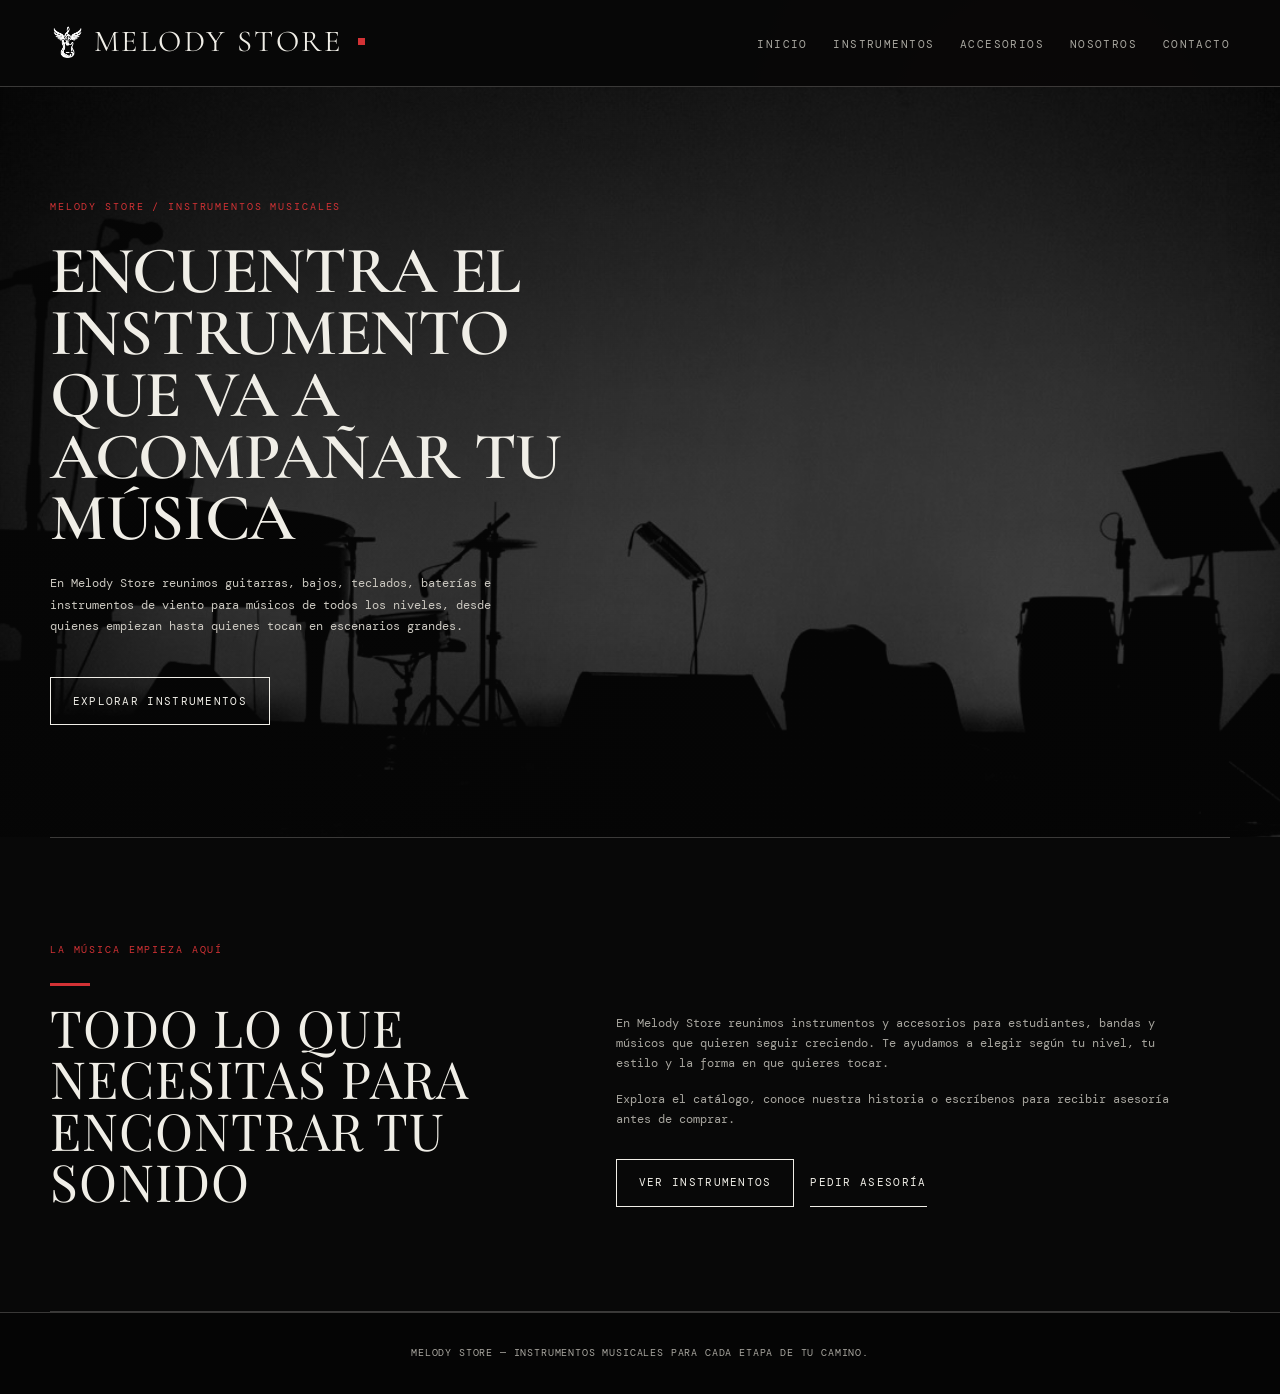
<file: index.html>
<!DOCTYPE html>
<html lang="es">
<head>
  <meta charset="UTF-8">
  <meta name="viewport" content="width=device-width, initial-scale=1.0">
  <title>Melody Store - Instrumentos musicales</title>
  <link rel="stylesheet" href="styles.css">
</head>
<body>

  <header>
    <div class="logo">
      <a href="index.html">
        <img src="img/logo.png.png" alt="Logo Melody Store">
        <span>Melody Store</span>
      </a>
    </div>
    <button class="menu-toggle" type="button" aria-expanded="false" aria-controls="menu-principal" aria-label="Abrir menú">
      <span></span>
      <span></span>
      <span></span>
    </button>
    <nav id="menu-principal">
      <ul>
        <li><a href="index.html">Inicio</a></li>
        <li><a href="instrumentos.html">Instrumentos</a></li>
        <li><a href="accesorios.html">Accesorios</a></li>
        <li><a href="nosotros.html">Nosotros</a></li>
        <li><a href="contacto.html">Contacto</a></li>
      </ul>
    </nav>
  </header>

  <main>

    <section id="inicio" class="hero">
      <span class="hero-kicker">Melody Store / Instrumentos musicales</span>
      <h1>Encuentra el instrumento que va a acompañar tu música</h1>
      <p>En Melody Store reunimos guitarras, bajos, teclados, baterías e instrumentos de viento para músicos de todos los niveles, desde quienes empiezan hasta quienes tocan en escenarios grandes.</p>
      <a href="instrumentos.html" class="btn-explorar">Explorar instrumentos</a>
    </section>

    <section class="inicio-info">
      <div>
        <span class="hero-kicker">La música empieza aquí</span>
        <h2>Todo lo que necesitas para encontrar tu sonido</h2>
      </div>
      <div class="inicio-info-texto">
        <p>En Melody Store reunimos instrumentos y accesorios para estudiantes, bandas y músicos que quieren seguir creciendo. Te ayudamos a elegir según tu nivel, tu estilo y la forma en que quieres tocar.</p>
        <p>Explora el catálogo, conoce nuestra historia o escríbenos para recibir asesoría antes de comprar.</p>
        <div class="inicio-enlaces">
          <a href="instrumentos.html" class="btn-explorar">Ver instrumentos</a>
          <a href="contacto.html" class="btn-secundario">Pedir asesoría</a>
        </div>
      </div>
    </section>

  </main>

  <footer>
    <p>Melody Store &mdash; Instrumentos musicales para cada etapa de tu camino.</p>
  </footer>

  <script src="script.js?v=2"></script>
</body>
</html>
</file>
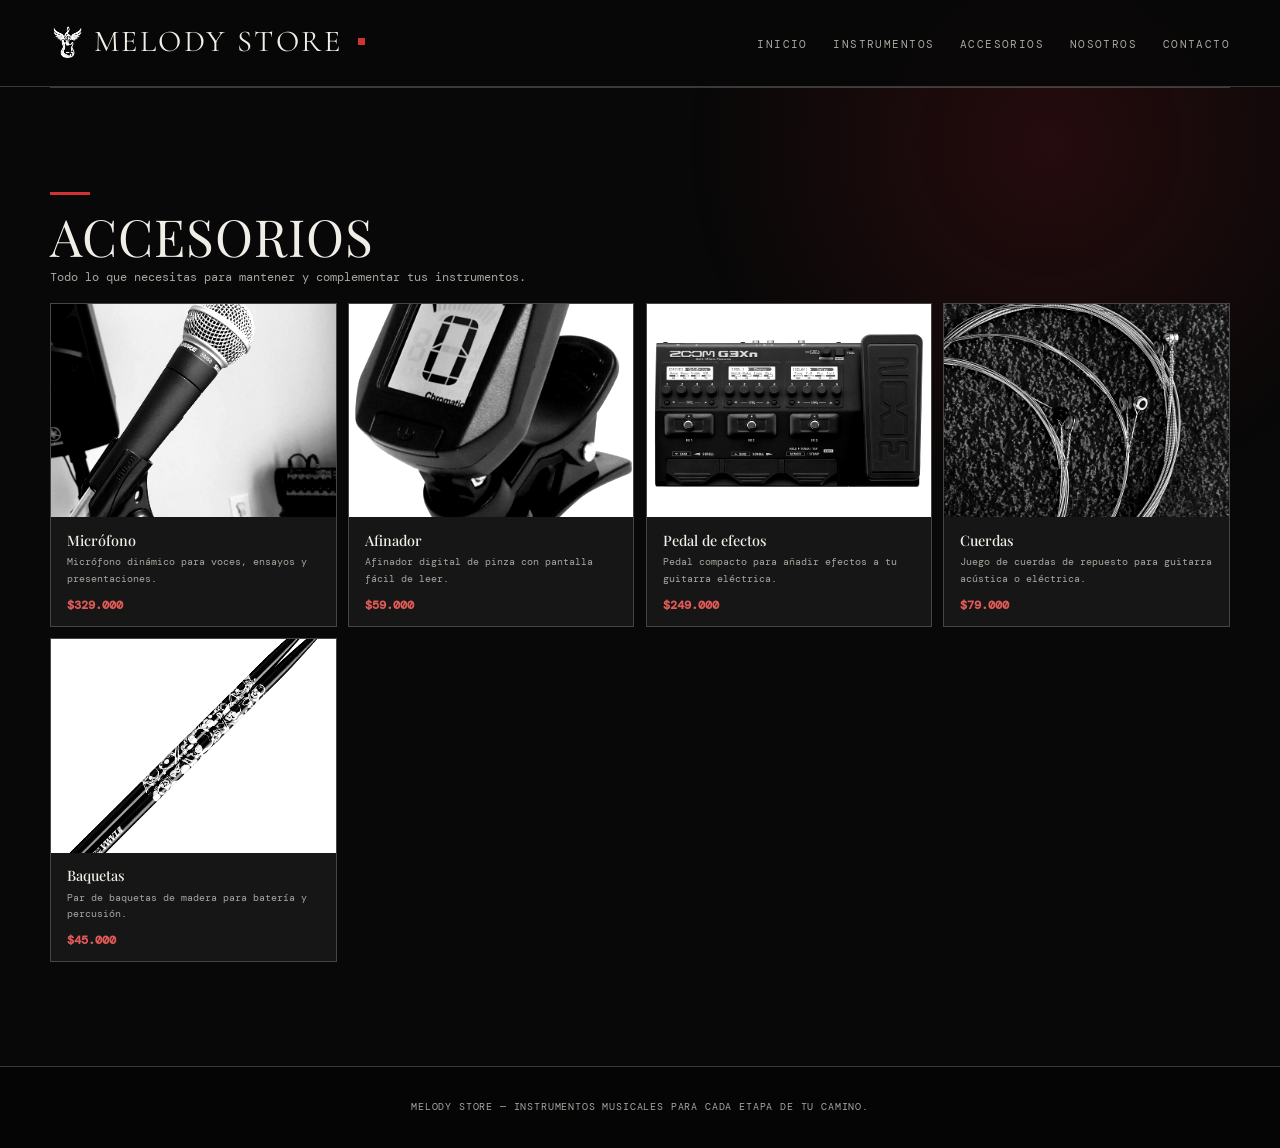
<file: accesorios.html>
<!DOCTYPE html>
<html lang="es">
<head>
  <meta charset="UTF-8">
  <meta name="viewport" content="width=device-width, initial-scale=1.0">
  <title>Accesorios - Melody Store</title>
  <link rel="stylesheet" href="styles.css">
</head>
<body>
  <header>
    <div class="logo">
      <a href="index.html">
        <img src="img/logo.png.png" alt="Logo Melody Store">
        <span>Melody Store</span>
      </a>
    </div>
    <button class="menu-toggle" type="button" aria-expanded="false" aria-controls="menu-principal" aria-label="Abrir menú">
      <span></span>
      <span></span>
      <span></span>
    </button>
    <nav id="menu-principal">
      <ul>
        <li><a href="index.html">Inicio</a></li>
        <li><a href="instrumentos.html">Instrumentos</a></li>
        <li><a href="accesorios.html">Accesorios</a></li>
        <li><a href="nosotros.html">Nosotros</a></li>
        <li><a href="contacto.html">Contacto</a></li>
      </ul>
    </nav>
  </header>

  <main>
    <section id="accesorios">
      <h2>Accesorios</h2>
      <p>Todo lo que necesitas para mantener y complementar tus instrumentos.</p>
      <div class="lista-accesorios" data-categoria="accesorios"></div>
    </section>
  </main>

  <footer>
    <p>Melody Store &mdash; Instrumentos musicales para cada etapa de tu camino.</p>
  </footer>

  <script src="script.js?v=2"></script>
</body>
</html>
</file>
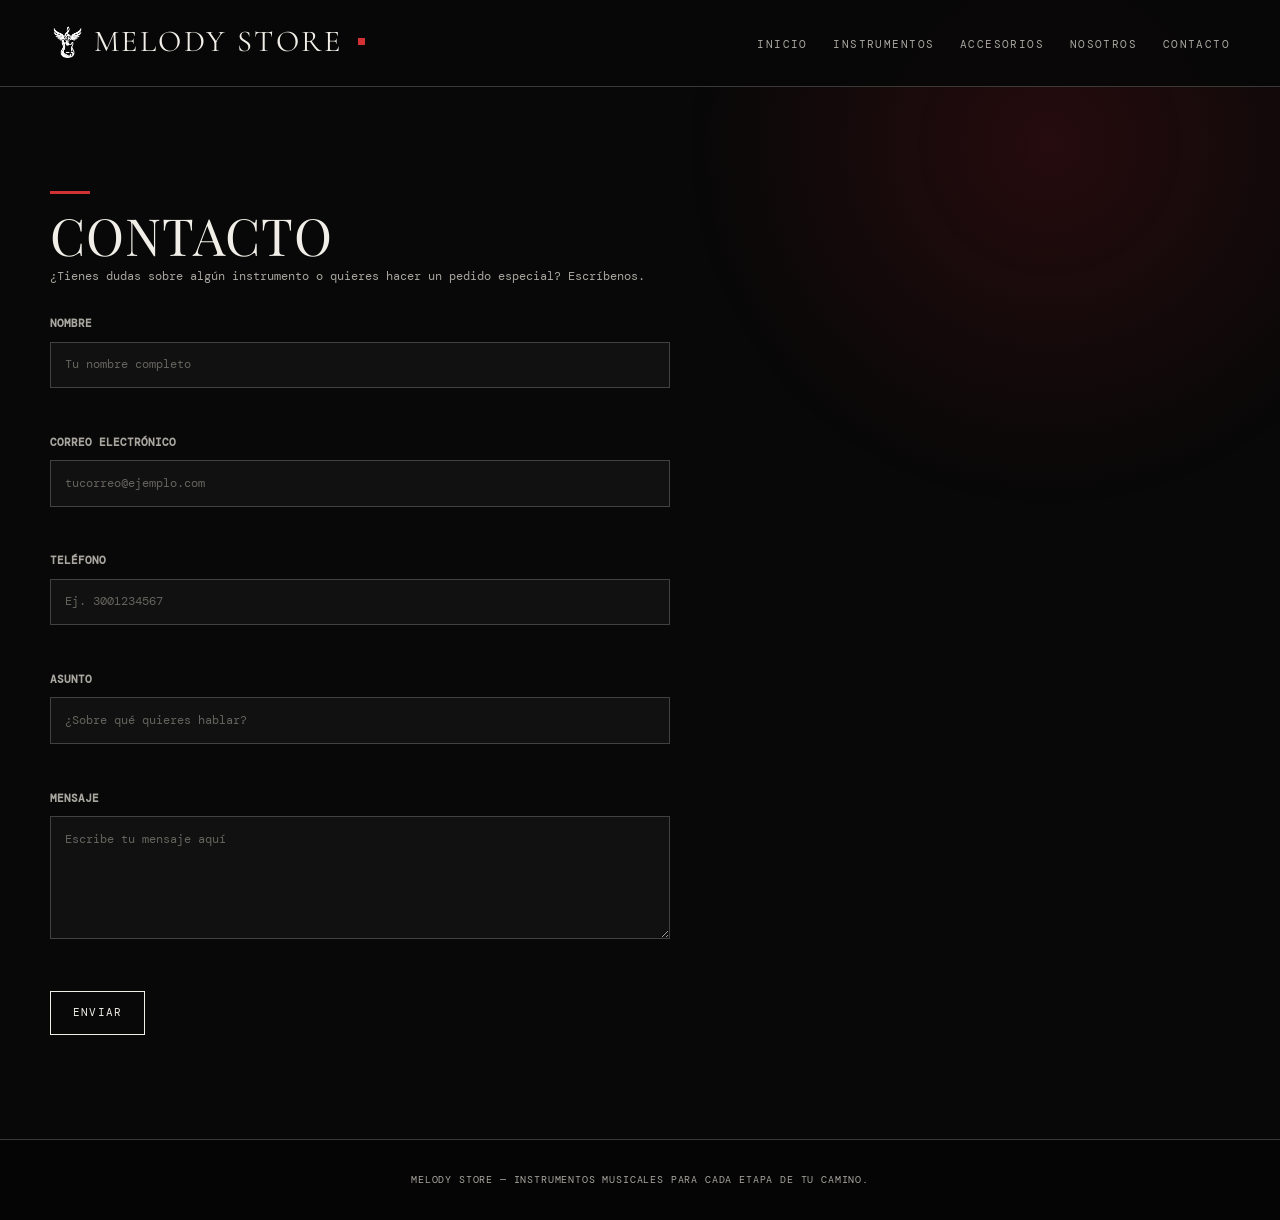
<file: contacto.html>
<!DOCTYPE html>
<html lang="es">
<head>
  <meta charset="UTF-8">
  <meta name="viewport" content="width=device-width, initial-scale=1.0">
  <title>Contacto - Melody Store</title>
  <link rel="stylesheet" href="styles.css">
</head>
<body>
  <header>
    <div class="logo">
      <a href="index.html">
        <img src="img/logo.png.png" alt="Logo Melody Store">
        <span>Melody Store</span>
      </a>
    </div>
    <button class="menu-toggle" type="button" aria-expanded="false" aria-controls="menu-principal" aria-label="Abrir menú">
      <span></span><span></span><span></span>
    </button>
    <nav id="menu-principal">
      <ul>
        <li><a href="index.html">Inicio</a></li>
        <li><a href="instrumentos.html">Instrumentos</a></li>
        <li><a href="accesorios.html">Accesorios</a></li>
        <li><a href="nosotros.html">Nosotros</a></li>
        <li><a href="contacto.html">Contacto</a></li>
      </ul>
    </nav>
  </header>

  <main>
    <section id="contacto">
      <h2>Contacto</h2>
      <p>¿Tienes dudas sobre algún instrumento o quieres hacer un pedido especial? Escríbenos.</p>

      <form action="#" method="post" novalidate>
        <label for="nombre">Nombre</label>
        <input type="text" id="nombre" name="nombre" placeholder="Tu nombre completo">

        <label for="correo">Correo electrónico</label>
        <input type="email" id="correo" name="correo" placeholder="tucorreo@ejemplo.com">

        <label for="telefono">Teléfono</label>
        <input type="tel" id="telefono" name="telefono" placeholder="Ej. 3001234567">

        <label for="asunto">Asunto</label>
        <input type="text" id="asunto" name="asunto" placeholder="¿Sobre qué quieres hablar?">

        <label for="mensaje">Mensaje</label>
        <textarea id="mensaje" name="mensaje" rows="5" placeholder="Escribe tu mensaje aquí"></textarea>

        <button type="submit">Enviar</button>
      </form>
    </section>
  </main>

  <footer>
    <p>Melody Store &mdash; Instrumentos musicales para cada etapa de tu camino.</p>
  </footer>

  <script src="script.js?v=3"></script>
</body>
</html>
</file>
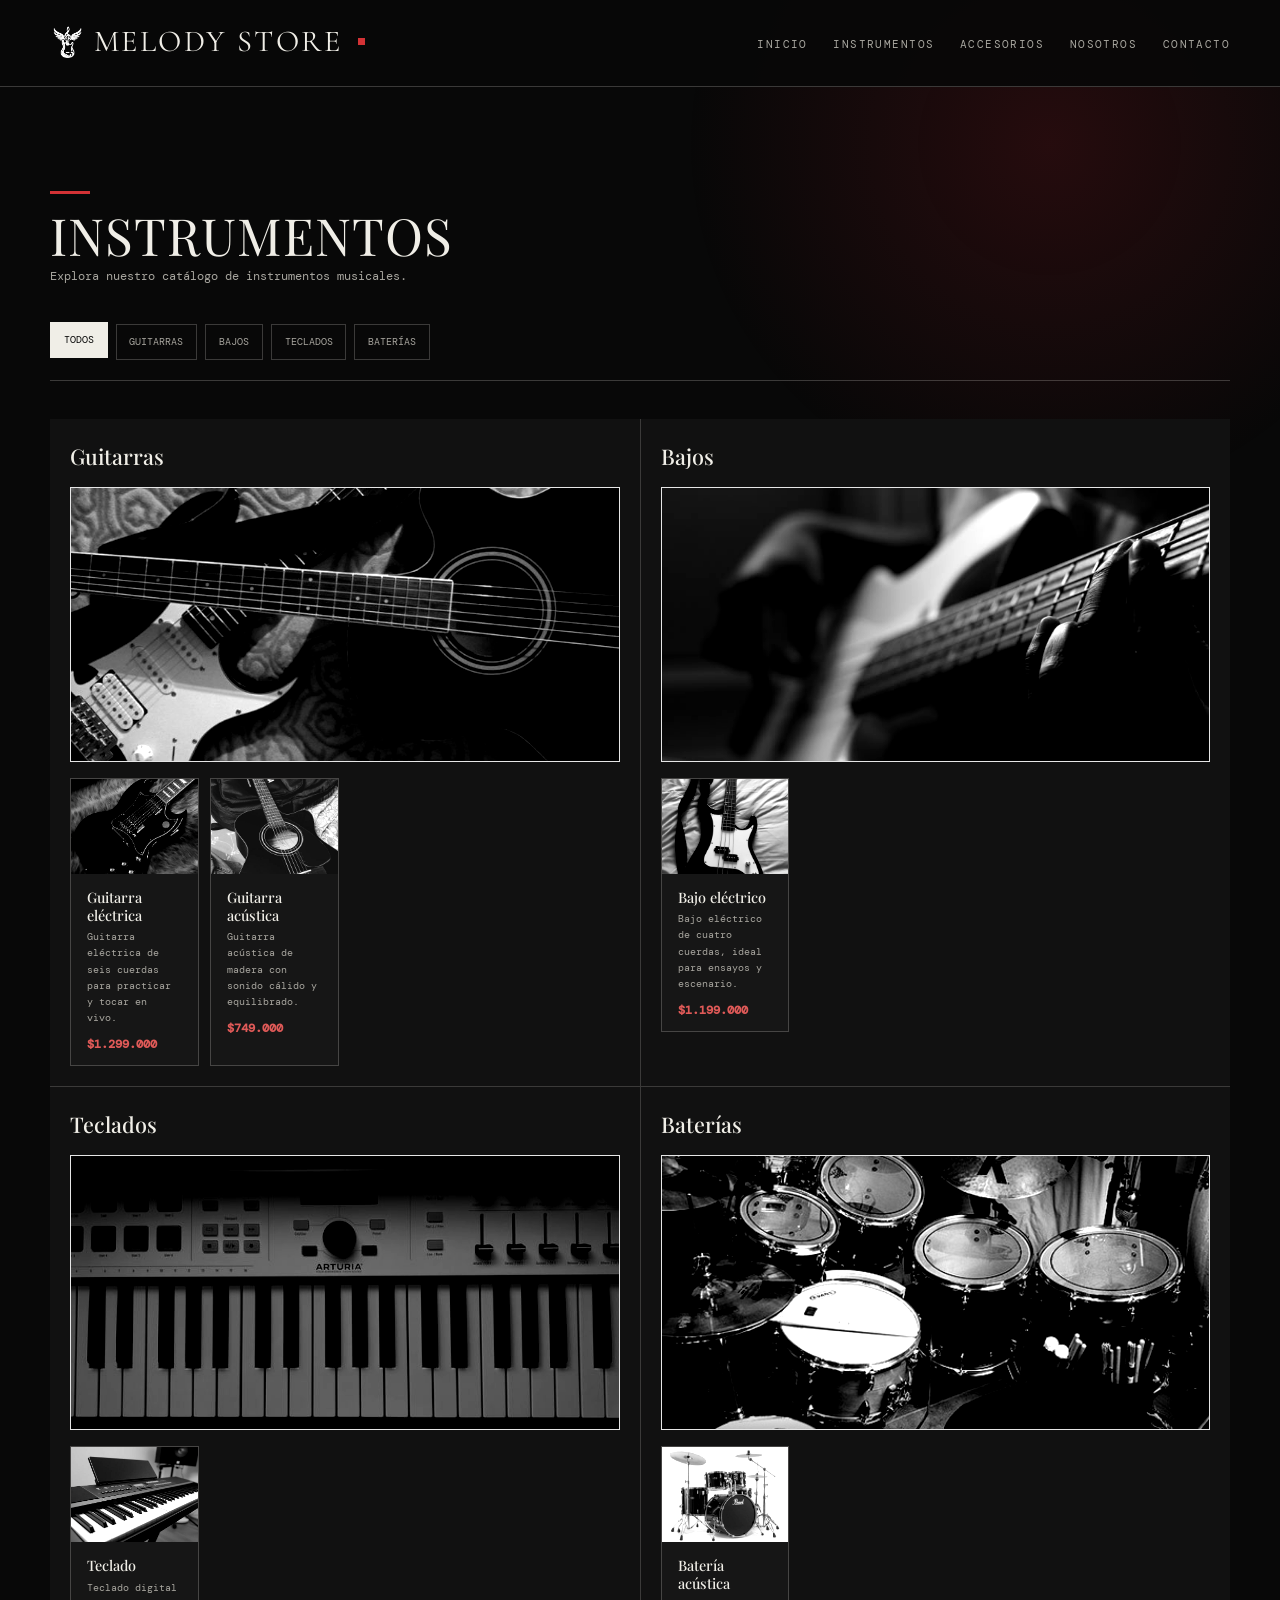
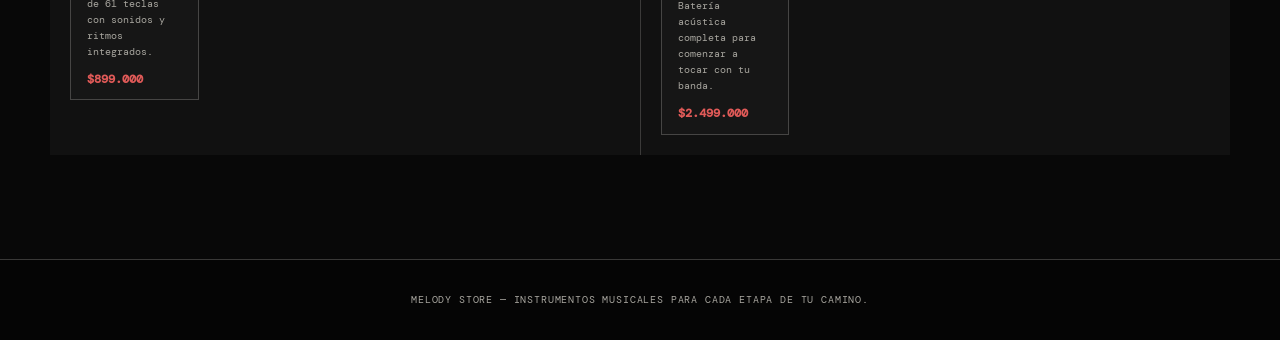
<file: instrumentos.html>
<!DOCTYPE html>
<html lang="es">
<head>
  <meta charset="UTF-8">
  <meta name="viewport" content="width=device-width, initial-scale=1.0">
  <title>Instrumentos - Melody Store</title>
  <link rel="stylesheet" href="styles.css">
</head>
<body>
  <header>
    <div class="logo">
      <a href="index.html">
        <img src="img/logo.png.png" alt="Logo Melody Store">
        <span>Melody Store</span>
      </a>
    </div>
    <button class="menu-toggle" type="button" aria-expanded="false" aria-controls="menu-principal" aria-label="Abrir menú">
      <span></span>
      <span></span>
      <span></span>
    </button>
    <nav id="menu-principal">
      <ul>
        <li><a href="index.html">Inicio</a></li>
        <li><a href="instrumentos.html">Instrumentos</a></li>
        <li><a href="accesorios.html">Accesorios</a></li>
        <li><a href="nosotros.html">Nosotros</a></li>
        <li><a href="contacto.html">Contacto</a></li>
      </ul>
    </nav>
  </header>

  <main>
    <section id="instrumentos">
      <h2>Instrumentos</h2>
      <p>Explora nuestro catálogo de instrumentos musicales.</p>

      <div class="filtros" aria-label="Filtros de productos">
        <button type="button" class="filtro activo" data-filtro="todos">Todos</button>
        <button type="button" class="filtro" data-filtro="guitarras">Guitarras</button>
        <button type="button" class="filtro" data-filtro="bajos">Bajos</button>
        <button type="button" class="filtro" data-filtro="teclados">Teclados</button>
        <button type="button" class="filtro" data-filtro="baterias">Baterías</button>
      </div>

      <div class="categorias">
        <article class="categoria" id="guitarras">
          <h3>Guitarras</h3>
          <img src="img/guitarras.png" alt="Guitarra acústica">
          <div class="lista-productos" data-categoria="guitarras"></div>
        </article>
        <article class="categoria" id="bajos">
          <h3>Bajos</h3>
          <img src="img/bajos.png" alt="Bajo eléctrico">
          <div class="lista-productos" data-categoria="bajos"></div>
        </article>
        <article class="categoria" id="teclados">
          <h3>Teclados</h3>
          <img src="img/teclado_electronico.png" alt="Teclado electrónico">
          <div class="lista-productos" data-categoria="teclados"></div>
        </article>
        <article class="categoria" id="baterias">
          <h3>Baterías</h3>
          <img src="img/baterias.png" alt="Batería acústica">
          <div class="lista-productos" data-categoria="baterias"></div>
        </article>
      </div>
    </section>
  </main>

  <footer>
    <p>Melody Store &mdash; Instrumentos musicales para cada etapa de tu camino.</p>
  </footer>

  <script src="script.js?v=2"></script>
</body>
</html>
</file>
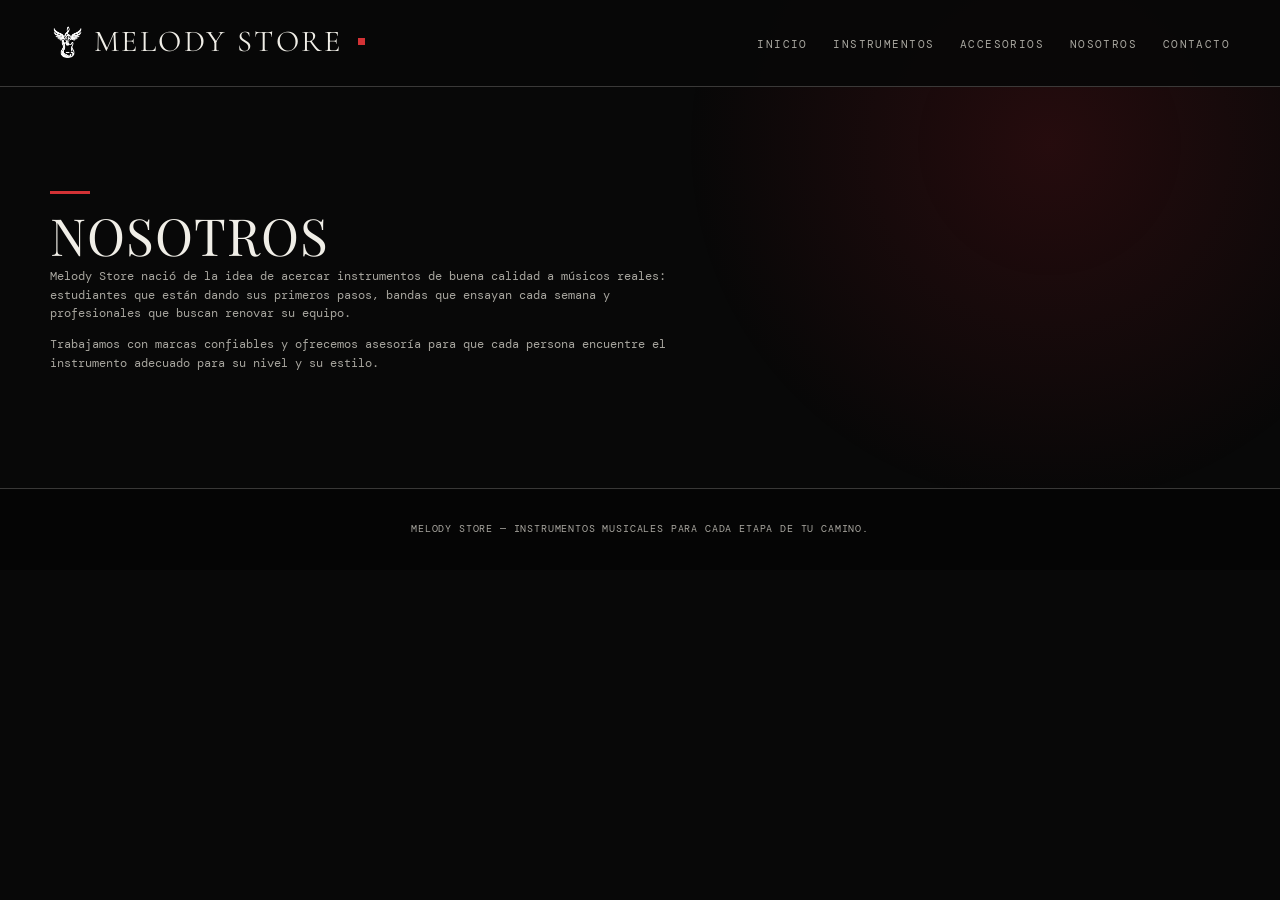
<file: nosotros.html>
<!DOCTYPE html>
<html lang="es">
<head>
  <meta charset="UTF-8">
  <meta name="viewport" content="width=device-width, initial-scale=1.0">
  <title>Nosotros - Melody Store</title>
  <link rel="stylesheet" href="styles.css">
</head>
<body>
  <header>
    <div class="logo">
      <a href="index.html">
        <img src="img/logo.png.png" alt="Logo Melody Store">
        <span>Melody Store</span>
      </a>
    </div>
    <button class="menu-toggle" type="button" aria-expanded="false" aria-controls="menu-principal" aria-label="Abrir menú">
      <span></span><span></span><span></span>
    </button>
    <nav id="menu-principal">
      <ul>
        <li><a href="index.html">Inicio</a></li>
        <li><a href="instrumentos.html">Instrumentos</a></li>
        <li><a href="accesorios.html">Accesorios</a></li>
        <li><a href="nosotros.html">Nosotros</a></li>
        <li><a href="contacto.html">Contacto</a></li>
      </ul>
    </nav>
  </header>

  <main>
    <section id="nosotros">
      <h2>Nosotros</h2>
      <p>Melody Store nació de la idea de acercar instrumentos de buena calidad a músicos reales: estudiantes que están dando sus primeros pasos, bandas que ensayan cada semana y profesionales que buscan renovar su equipo.</p>
      <p>Trabajamos con marcas confiables y ofrecemos asesoría para que cada persona encuentre el instrumento adecuado para su nivel y su estilo.</p>
    </section>
  </main>

  <footer>
    <p>Melody Store &mdash; Instrumentos musicales para cada etapa de tu camino.</p>
  </footer>

  <script src="script.js?v=3"></script>
</body>
</html>
</file>
<file: styles.css>
@import url("https://fonts.googleapis.com/css2?family=Cormorant+Garamond:wght@500;600;700&family=DM+Mono:wght@400;500&family=Playfair+Display:wght@500;600;700&display=swap");

:root {
  --color-principal: #176b68;
  --color-secundario: #e76f51;
  --color-fondo: #f7f3ed;
  --color-texto: #243238;
  --color-tarjeta: #ffffff;
  --color-borde: #d9e0dc;
  --color-sombra: 0 12px 30px rgba(36, 50, 56, 0.1);
  --radio: 12px;
  --negro: #080808;
  --carbón: #111111;
  --marfil: #f0eee7;
  --gris: #a8a69f;
  --rojo: #9f1d27;
  --rojo-brillante: #d33235;
  --linea: rgba(240, 238, 231, 0.22);
  --ancho-contenido: 1180px;
}

* {
  box-sizing: border-box;
}

html {
  scroll-behavior: smooth;
}

body {
  margin: 0;
  background: var(--negro);
  color: var(--color-texto);
  font-family: "DM Mono", Consolas, monospace;
  line-height: 1.6;
}

header {
  display: flex;
  align-items: center;
  justify-content: space-between;
  gap: 2rem;
  padding: 1rem max(1.25rem, calc((100% - var(--ancho-contenido)) / 2));
  background: rgba(8, 8, 8, 0.9);
  color: var(--color-tarjeta);
}

.logo a {
  color: var(--color-tarjeta);
  font-size: 1.35rem;
  font-weight: 700;
  letter-spacing: 0.04em;
  text-decoration: none;
}

.menu-toggle {
  display: none;
  flex-direction: column;
  justify-content: center;
  gap: 5px;
  width: 44px;
  height: 44px;
  padding: 0.65rem;
  border: 1px solid rgba(255, 255, 255, 0.55);
  border-radius: 8px;
  background: transparent;
  cursor: pointer;
}

.menu-toggle span {
  display: block;
  width: 100%;
  height: 2px;
  background: var(--color-tarjeta);
  transition: transform 180ms ease, opacity 180ms ease;
}

header nav ul {
  display: flex;
  flex-wrap: wrap;
  gap: 1.25rem;
  margin: 0;
  padding: 0;
  list-style: none;
}

header nav a {
  color: var(--color-tarjeta);
  font-size: 0.95rem;
  text-decoration: none;
  transition: color 180ms ease;
}

header nav a:hover,
header nav a:focus-visible {
  color: #f4b29f;
}

main > section {
  width: min(100% - 2.5rem, var(--ancho-contenido));
  margin: 0 auto;
  padding: 5rem 0;
}

.hero {
  width: 100%;
  max-width: none;
  padding: 7rem max(1.25rem, calc((100% - var(--ancho-contenido)) / 2));
  background: linear-gradient(100deg, rgba(8, 8, 8, 0.76), rgba(8, 8, 8, 0.24)),
    radial-gradient(ellipse at 78% 42%, rgba(159, 29, 39, 0.68), transparent 29%),
    repeating-linear-gradient(105deg, rgba(255, 255, 255, 0.03) 0 1px, transparent 1px 9px),
    linear-gradient(145deg, #191919 0%, #080808 62%, #300d11 100%);
}

.hero h1 {
  max-width: 760px;
  margin: 0 auto 1.25rem;
  color: var(--color-texto);
  font-size: clamp(2.1rem, 5vw, 4.4rem);
  line-height: 1.08;
  text-align: center;
}

.hero p {
  max-width: 720px;
  margin: 0 auto 2rem;
  font-size: 1.1rem;
  text-align: center;
}

.btn-explorar,
form button {
  display: inline-flex;
  align-items: center;
  justify-content: center;
  border: 2px solid var(--color-principal);
  border-radius: 999px;
  background: var(--color-principal);
  color: var(--color-tarjeta);
  cursor: pointer;
  font: inherit;
  font-weight: 700;
  text-decoration: none;
  transition: background 180ms ease, border-color 180ms ease, transform 180ms ease;
}

.btn-explorar {
  display: flex;
  width: fit-content;
  margin: 0 auto;
  padding: 0.8rem 1.4rem;
}

.btn-explorar:hover,
.btn-explorar:focus-visible,
form button:hover,
form button:focus-visible {
  border-color: var(--color-secundario);
  background: var(--color-secundario);
  transform: translateY(-2px);
}

section h2 {
  margin: 0 0 0.35rem;
  color: var(--color-principal);
  font-size: clamp(1.8rem, 3vw, 2.5rem);
  line-height: 1.15;
}

section > p {
  margin-top: 0;
}

.filtros {
  display: flex;
  flex-wrap: wrap;
  gap: 0.65rem;
  margin: 2rem 0;
}

.filtro {
  padding: 0.6rem 1rem;
  border: 1px solid var(--color-borde);
  border-radius: 999px;
  background: var(--color-tarjeta);
  color: var(--color-texto);
  cursor: pointer;
  font: inherit;
  transition: background 180ms ease, border-color 180ms ease, color 180ms ease, transform 180ms ease;
}

.filtro:hover,
.filtro:focus-visible,
.filtro.activo {
  border-color: var(--color-principal);
  background: var(--color-principal);
  color: var(--color-tarjeta);
  transform: translateY(-2px);
}

.categorias {
  display: grid;
  grid-template-columns: repeat(2, minmax(0, 1fr));
  gap: 1.5rem;
}

.categoria {
  min-width: 0;
  padding: 1.25rem;
  border: 1px solid var(--color-borde);
  border-radius: var(--radio);
  background: var(--color-tarjeta);
  box-shadow: var(--color-sombra);
}

.categoria h3 {
  margin: 0 0 0.85rem;
  color: var(--color-texto);
}

.categoria > img {
  display: block;
  width: 100%;
  aspect-ratio: 16 / 8;
  border-radius: 8px;
  object-fit: cover;
}

.lista-productos,
.lista-accesorios {
  display: grid;
  grid-template-columns: repeat(4, minmax(0, 1fr));
  gap: 1rem;
  margin-top: 1rem;
}

.producto {
  min-width: 0;
  overflow: hidden;
  border: 1px solid var(--color-borde);
  border-radius: 10px;
  background: var(--color-tarjeta);
  transition: box-shadow 180ms ease, transform 180ms ease;
}

.producto:hover {
  box-shadow: var(--color-sombra);
  transform: translateY(-4px);
}

.producto img {
  display: block;
  width: 100%;
  aspect-ratio: 4 / 3;
  object-fit: cover;
}

.producto h4,
.producto p {
  margin-right: 1rem;
  margin-left: 1rem;
}

.producto h4 {
  margin-top: 0.85rem;
  margin-bottom: 0.35rem;
  color: var(--color-principal);
  line-height: 1.25;
}

.producto p {
  margin-top: 0.35rem;
  margin-bottom: 0.65rem;
  font-size: 0.92rem;
}

.producto .precio {
  color: var(--color-secundario);
  font-size: 1.05rem;
  font-weight: 700;
}

#accesorios {
  border-top: 1px solid var(--color-borde);
}

form {
  display: flex;
  flex-direction: column;
  gap: 0.55rem;
  max-width: 620px;
  margin-top: 1.5rem;
}

form label {
  margin-top: 0.35rem;
  font-weight: 700;
}

form input,
form textarea {
  width: 100%;
  padding: 0.8rem 0.9rem;
  border: 1px solid var(--color-borde);
  border-radius: 8px;
  background: var(--color-tarjeta);
  color: var(--color-texto);
  font: inherit;
  transition: border-color 180ms ease, box-shadow 180ms ease;
}

.mensaje-error {
  min-height: 1.4rem;
  color: #b42318;
  font-size: 0.85rem;
}

form input[aria-invalid="true"],
form textarea[aria-invalid="true"] {
  border-color: #b42318;
}

.mensaje-exito {
  max-width: 620px;
  margin: 1rem 0 0;
  padding: 0.85rem 1rem;
  border: 1px solid #79b99b;
  border-radius: 8px;
  background: #e8f6ed;
  color: #176b45;
  font-weight: 700;
}

form textarea {
  resize: vertical;
}

form input:focus,
form textarea:focus {
  outline: none;
  border-color: var(--color-principal);
  box-shadow: 0 0 0 3px rgba(23, 107, 104, 0.15);
}

form button {
  width: fit-content;
  margin-top: 0.75rem;
  padding: 0.75rem 1.35rem;
}

footer {
  padding: 2rem 1.25rem;
  background: var(--color-texto);
  color: var(--color-tarjeta);
  text-align: center;
}

footer p {
  margin: 0;
}

[hidden] {
  display: none !important;
}

@media (max-width: 1023px) {
  .lista-productos,
  .lista-accesorios {
    grid-template-columns: repeat(3, minmax(0, 1fr));
  }
}

@media (max-width: 720px) {
  header {
    position: relative;
    align-items: flex-start;
    flex-direction: column;
    gap: 0.75rem;
  }

  .menu-toggle {
    display: flex;
    position: absolute;
    top: 0.75rem;
    right: 1.25rem;
  }

  header nav {
    width: 100%;
    max-height: 0;
    overflow: hidden;
    transition: max-height 220ms ease;
  }

  header nav.abierto {
    max-height: 320px;
  }

  header nav ul {
    flex-direction: column;
    gap: 0.7rem 1rem;
    padding-top: 0.5rem;
  }

  main > section {
    padding: 3.5rem 0;
  }

  .hero {
    padding-top: 5rem;
    padding-bottom: 5rem;
  }

  .lista-productos,
  .lista-accesorios {
    grid-template-columns: 1fr;
  }

  .categorias {
    grid-template-columns: 1fr;
  }

  .filtro,
  form button {
    min-height: 44px;
  }

  form {
    width: 100%;
  }
}

@media (max-width: 480px) {
  main > section {
    width: min(100% - 1.5rem, var(--ancho-contenido));
  }

  .hero {
    padding-right: 1rem;
    padding-left: 1rem;
  }

  .hero h1 {
    font-size: 2.15rem;
  }

  header nav ul {
    gap: 0.5rem 0.8rem;
  }
}

/* Editorial art direction */
body {
  background: #080808;
  color: var(--marfil);
  font-family: "DM Mono", Consolas, monospace;
}

body::before {
  position: fixed;
  z-index: -1;
  inset: 0;
  background: radial-gradient(circle at 82% 16%, rgba(159, 29, 39, 0.2), transparent 28%);
  content: "";
  pointer-events: none;
}

header {
  position: relative;
  z-index: 2;
  padding-top: 1.15rem;
  padding-bottom: 1.15rem;
  border-bottom: 1px solid var(--linea);
  background: rgba(8, 8, 8, 0.92);
}

.logo a {
  display: inline-flex;
  align-items: center;
  gap: 0.55rem;
  color: var(--marfil);
  font-family: "Cormorant Garamond", Georgia, serif;
  font-size: 1.9rem;
  font-weight: 400;
  letter-spacing: 0.08em;
  text-transform: uppercase;
}

.logo a::after {
  display: inline-block;
  width: 0.45rem;
  height: 0.45rem;
  margin: 0 0 0.2rem 0.45rem;
  background: var(--rojo-brillante);
  content: "";
}

header nav ul {
  gap: 1.6rem;
}

header nav a {
  color: var(--gris);
  font-size: 0.68rem;
  letter-spacing: 0.13em;
  text-transform: uppercase;
}

header nav a:hover,
header nav a:focus-visible {
  color: var(--marfil);
}

main > section {
  padding-top: 6.5rem;
  padding-bottom: 6.5rem;
}

.hero {
  position: relative;
  display: flex;
  min-height: 670px;
  flex-direction: column;
  justify-content: center;
  overflow: hidden;
  background: linear-gradient(100deg, rgba(8, 8, 8, 0.72), rgba(8, 8, 8, 0.58)),
    url("img/fondo.png") 62% center / cover no-repeat,
    radial-gradient(ellipse at 70% 36%, rgba(159, 29, 39, 0.6), transparent 24%),
    linear-gradient(145deg, #0a0a0a 36%, #300d11 100%);
}

.hero-kicker {
  position: relative;
  z-index: 2;
  display: block;
  margin-bottom: 1.5rem;
  color: var(--rojo-brillante);
  font-size: 0.65rem;
  letter-spacing: 0.18em;
  text-transform: uppercase;
}

.hero h1 {
  position: relative;
  z-index: 1;
  max-width: 560px;
  margin: 0 0 1.5rem;
  color: var(--marfil);
  font-family: "Cormorant Garamond", Georgia, serif;
  font-size: clamp(2.8rem, 5.2vw, 4.8rem);
  font-weight: 600;
  line-height: 0.93;
  letter-spacing: -0.02em;
  text-align: left;
  text-transform: uppercase;
}

.hero p {
  position: relative;
  z-index: 1;
  max-width: 485px;
  margin: 0 0 2.5rem;
  color: #cbc8c0;
  font-size: 0.74rem;
  line-height: 1.8;
  text-align: left;
}

.btn-explorar,
form button {
  border: 1px solid var(--marfil);
  border-radius: 0;
  background: transparent;
  color: var(--marfil);
  font-size: 0.68rem;
  font-weight: 400;
  letter-spacing: 0.12em;
  text-transform: uppercase;
}

.btn-explorar {
  position: relative;
  z-index: 1;
  margin: 0;
  padding: 0.9rem 1.35rem;
}

.btn-explorar:hover,
.btn-explorar:focus-visible,
form button:hover,
form button:focus-visible {
  border-color: var(--rojo-brillante);
  background: var(--rojo-brillante);
}

section h2 {
  color: var(--marfil);
  font-family: "Playfair Display", Georgia, serif;
  font-size: clamp(2.2rem, 4vw, 4rem);
  font-weight: 400;
  letter-spacing: 0.02em;
  line-height: 1;
  text-transform: uppercase;
}

section h2::before {
  display: block;
  width: 2.5rem;
  height: 3px;
  margin-bottom: 1rem;
  background: var(--rojo-brillante);
  content: "";
}

section > p {
  max-width: 620px;
  color: var(--gris);
  font-size: 0.73rem;
}

.inicio-info {
  display: grid;
  grid-template-columns: minmax(0, 0.9fr) minmax(0, 1.1fr);
  gap: 4rem;
  border-top: 1px solid var(--linea);
  border-bottom: 1px solid var(--linea);
}

.inicio-info h2 {
  max-width: 460px;
  margin-bottom: 0;
}

.inicio-info-texto {
  align-self: end;
  max-width: 560px;
}

.inicio-info-texto p {
  margin: 0 0 1rem;
  color: var(--gris);
  font-size: 0.78rem;
}

.inicio-enlaces {
  display: flex;
  flex-wrap: wrap;
  gap: 1rem;
  margin-top: 1.8rem;
}

.btn-secundario {
  display: inline-flex;
  align-items: center;
  justify-content: center;
  border-bottom: 1px solid var(--marfil);
  color: var(--marfil);
  font-size: 0.68rem;
  letter-spacing: 0.12em;
  text-decoration: none;
  text-transform: uppercase;
}

.btn-secundario:hover,
.btn-secundario:focus-visible {
  border-color: var(--rojo-brillante);
  color: var(--rojo-brillante);
}

.filtros {
  gap: 0.5rem;
  margin: 2.4rem 0;
  border-bottom: 1px solid var(--linea);
  padding-bottom: 1.2rem;
}

.filtro {
  padding: 0.55rem 0.8rem;
  border: 1px solid var(--linea);
  border-radius: 0;
  background: transparent;
  color: var(--gris);
  font-size: 0.65rem;
  text-transform: uppercase;
}

.filtro:hover,
.filtro:focus-visible,
.filtro.activo {
  border-color: var(--marfil);
  background: var(--marfil);
  color: var(--negro);
}

.categorias {
  gap: 1px;
  background: var(--linea);
}

.categoria {
  padding: 1.25rem;
  border: 0;
  border-radius: 0;
  background: var(--carbón);
  box-shadow: none;
}

.categoria h3 {
  color: var(--marfil);
  font-family: "Playfair Display", Georgia, serif;
  font-size: 1.35rem;
  font-weight: 500;
}

.categoria > img,
.producto img {
  border-radius: 0;
  filter: grayscale(1) contrast(1.2);
}

.categoria > img {
  border: 1px solid rgba(240, 238, 231, 0.12);
  background: #d5d1c9;
}

.lista-productos,
.lista-accesorios {
  gap: 0.7rem;
}

.producto {
  border: 1px solid var(--linea);
  border-radius: 0;
  background: #161616;
  box-shadow: none;
}

.producto:hover {
  border-color: var(--rojo-brillante);
  box-shadow: none;
}

.producto h4 {
  color: var(--marfil);
  font-family: "Playfair Display", Georgia, serif;
  font-size: 0.9rem;
  font-weight: 500;
}

.producto p {
  color: var(--gris);
  font-size: 0.63rem;
}

.producto .precio {
  color: #e05a58;
  font-size: 0.72rem;
}

#accesorios {
  border-top-color: var(--linea);
}

form label {
  color: var(--gris);
  font-size: 0.68rem;
  text-transform: uppercase;
}

form input,
form textarea {
  border-color: var(--linea);
  border-radius: 0;
  background: #111;
  color: var(--marfil);
  font-size: 0.75rem;
}

form input::placeholder,
form textarea::placeholder {
  color: #66645f;
}

form input:focus,
form textarea:focus {
  border-color: var(--marfil);
  box-shadow: 0 0 0 2px rgba(240, 238, 231, 0.12);
}

.mensaje-error {
  color: #ef7772;
  font-size: 0.65rem;
}

.mensaje-exito {
  border-color: #6b9d76;
  border-radius: 0;
  background: #152219;
  color: #b5dbbb;
  font-size: 0.75rem;
}

footer {
  border-top: 1px solid var(--linea);
  background: #050505;
  color: var(--gris);
}

footer p {
  font-size: 0.65rem;
  letter-spacing: 0.08em;
  text-transform: uppercase;
}

@media (max-width: 720px) {
  .hero {
    min-height: 620px;
  }

  .hero h1,
  .hero p,
  .hero-kicker {
    max-width: 82%;
  }

  .inicio-info {
    grid-template-columns: 1fr;
    gap: 2rem;
  }

  .lista-productos,
  .lista-accesorios {
    grid-template-columns: repeat(2, minmax(0, 1fr));
  }
}

@media (max-width: 480px) {
  .hero {
    min-height: 590px;
  }

  .hero h1 {
    max-width: 100%;
    font-size: 2.7rem;
  }

  .lista-productos,
  .lista-accesorios {
    grid-template-columns: 1fr;
  }
}

.logo img {
  width: 2.2rem;
  height: 2.2rem;
  object-fit: contain;
  filter: grayscale(1) brightness(1.7);
}
</file>
